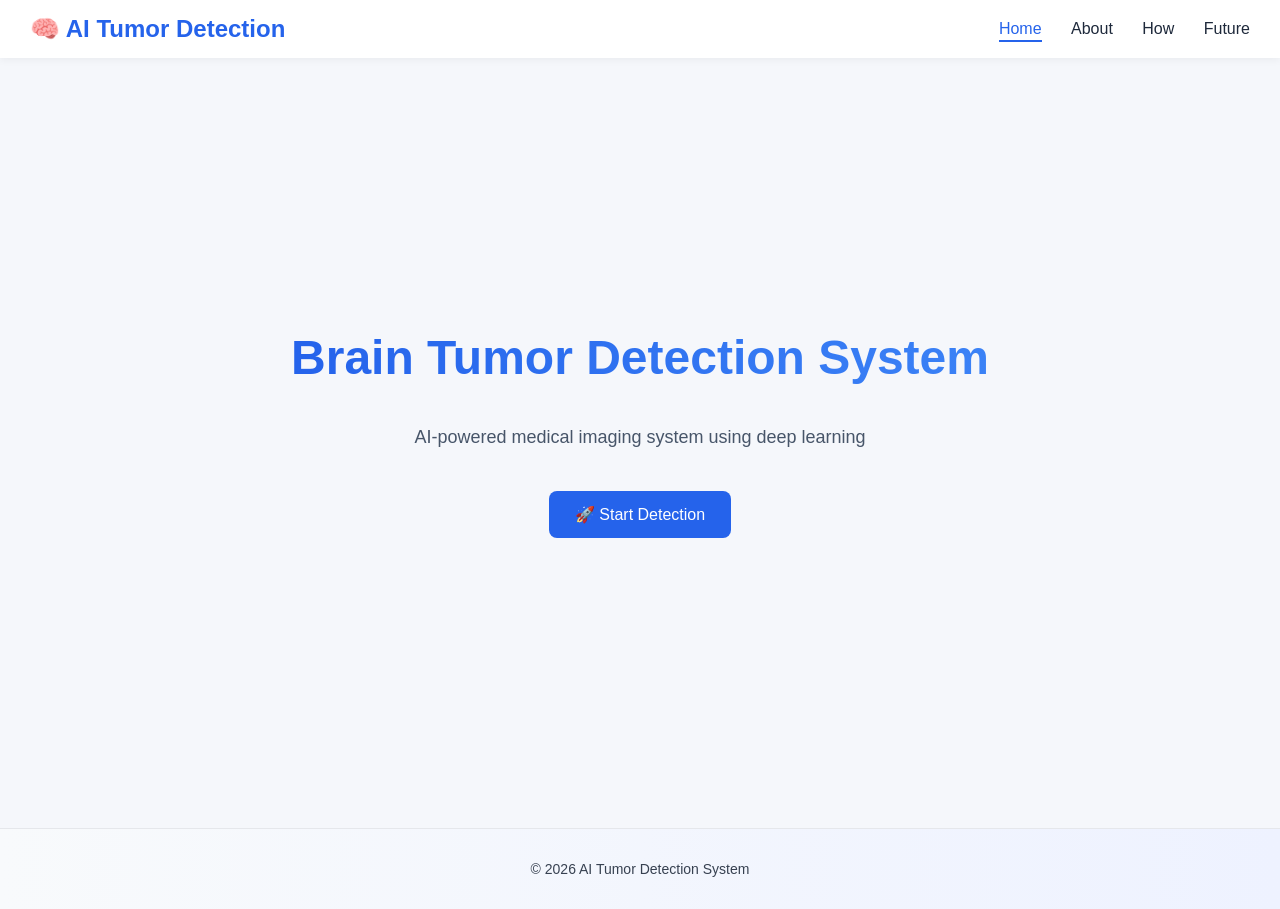
<file: templates/index.html>
<!DOCTYPE html>
<html>

<head>
    <title>Brain Tumor AI System</title>
    <link rel="stylesheet" href="/static/style.css">
</head>

<body>

    <div class="navbar">
        <h2>🧠 AI Tumor Detection</h2>
        <div>
            <a href="/" class="active">Home</a>
            <a href="/about">About</a>
            <a href="/how">How</a>
            <a href="/future">Future</a>
        </div>
    </div>

    <div class="hero">

        <h1 class="hero-title">Brain Tumor Detection System</h1>

        <p class="hero-sub">
            AI-powered medical imaging system using deep learning
        </p>

        <a href="/detect" class="hero-btn">🚀 Start Detection</a>

    </div>
    <footer class="footer">
        <p>© 2026 AI Tumor Detection System</p>
    </footer>
</body>

</html>
</file>
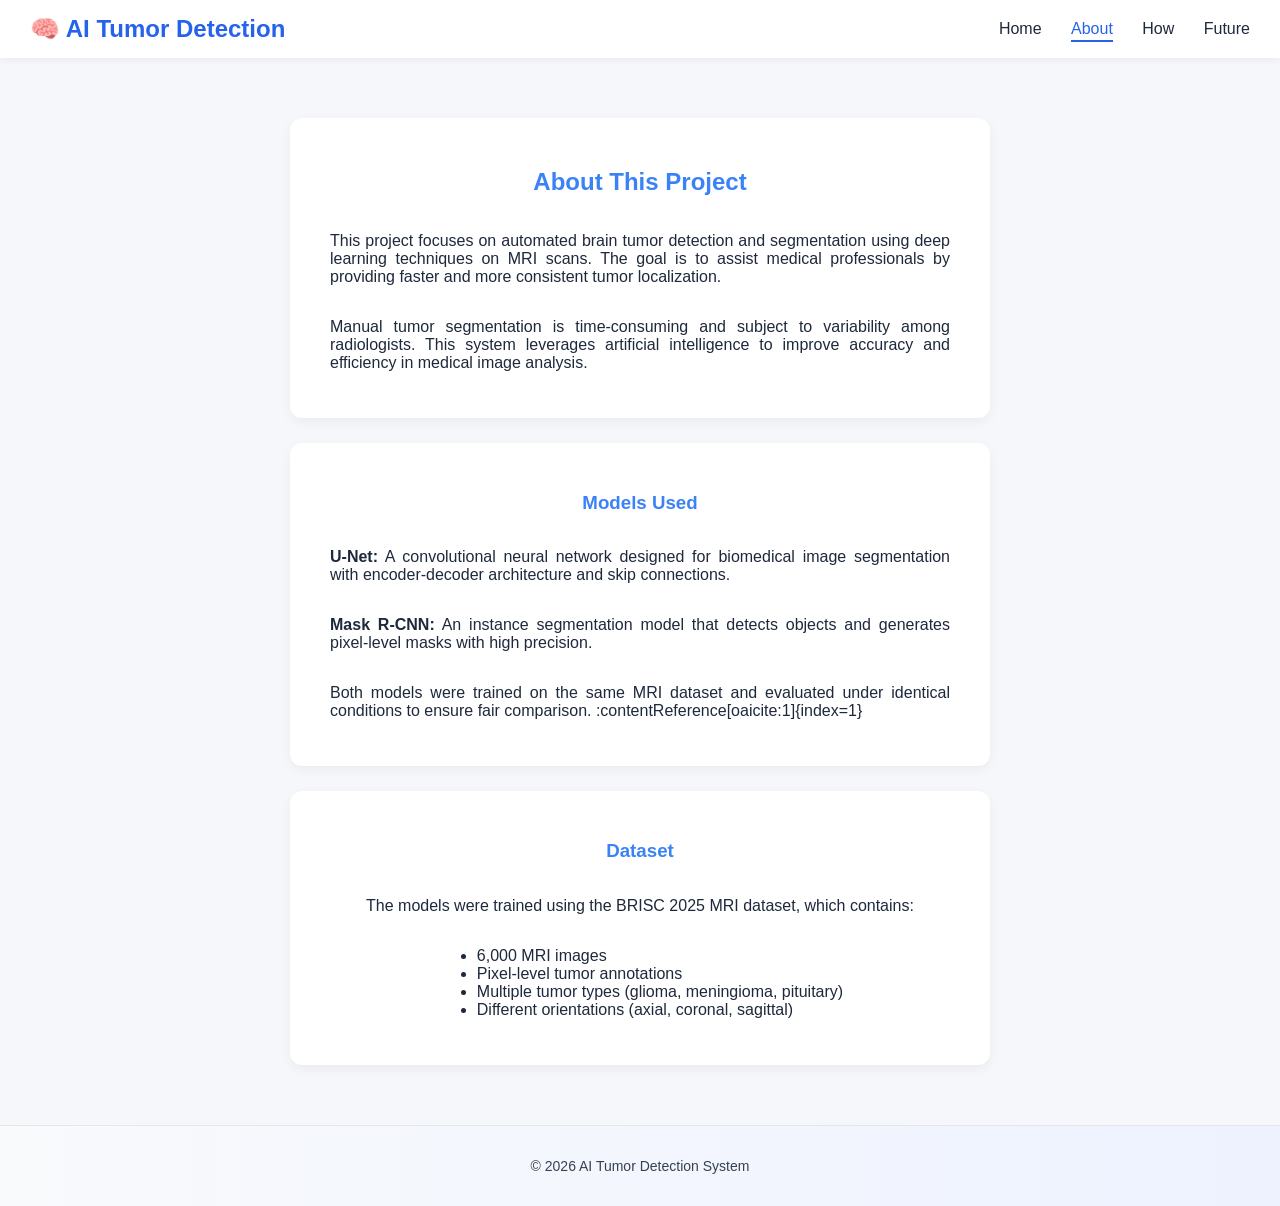
<file: templates/about.html>
<!DOCTYPE html>
<html>

<head>
    <title>About</title>
    <link rel="stylesheet" href="/static/style.css">
</head>

<body>

    <div class="navbar">
        <h2>🧠 AI Tumor Detection</h2>
        <div>
            <a href="/">Home</a>
            <a href="/about" class="active">About</a>
            <a href="/how">How</a>
            <a href="/future">Future</a>
        </div>
    </div>

    <div class="container">

        <div class="card">
            <h2>About This Project</h2>

            <p>
                This project focuses on automated brain tumor detection and segmentation using deep learning techniques on MRI scans. The goal is to assist medical professionals by providing faster and more consistent tumor localization.
            </p>

            <p>
                Manual tumor segmentation is time-consuming and subject to variability among radiologists. This system leverages artificial intelligence to improve accuracy and efficiency in medical image analysis.
            </p>
        </div>

        <div class="card">
            <h3>Models Used</h3>

            <p><b>U-Net:</b> A convolutional neural network designed for biomedical image segmentation with encoder-decoder architecture and skip connections.</p>

            <p><b>Mask R-CNN:</b> An instance segmentation model that detects objects and generates pixel-level masks with high precision.</p>

            <p>
                Both models were trained on the same MRI dataset and evaluated under identical conditions to ensure fair comparison. :contentReference[oaicite:1]{index=1}
            </p>
        </div>

        <div class="card">
            <h3>Dataset</h3>

            <p>
                The models were trained using the BRISC 2025 MRI dataset, which contains:
            </p>

            <ul style="text-align:left;">
                <li>6,000 MRI images</li>
                <li>Pixel-level tumor annotations</li>
                <li>Multiple tumor types (glioma, meningioma, pituitary)</li>
                <li>Different orientations (axial, coronal, sagittal)</li>
            </ul>
        </div>

    </div>
    <footer class="footer">
        <p>© 2026 AI Tumor Detection System</p>
    </footer>
</body>

</html>
</file>
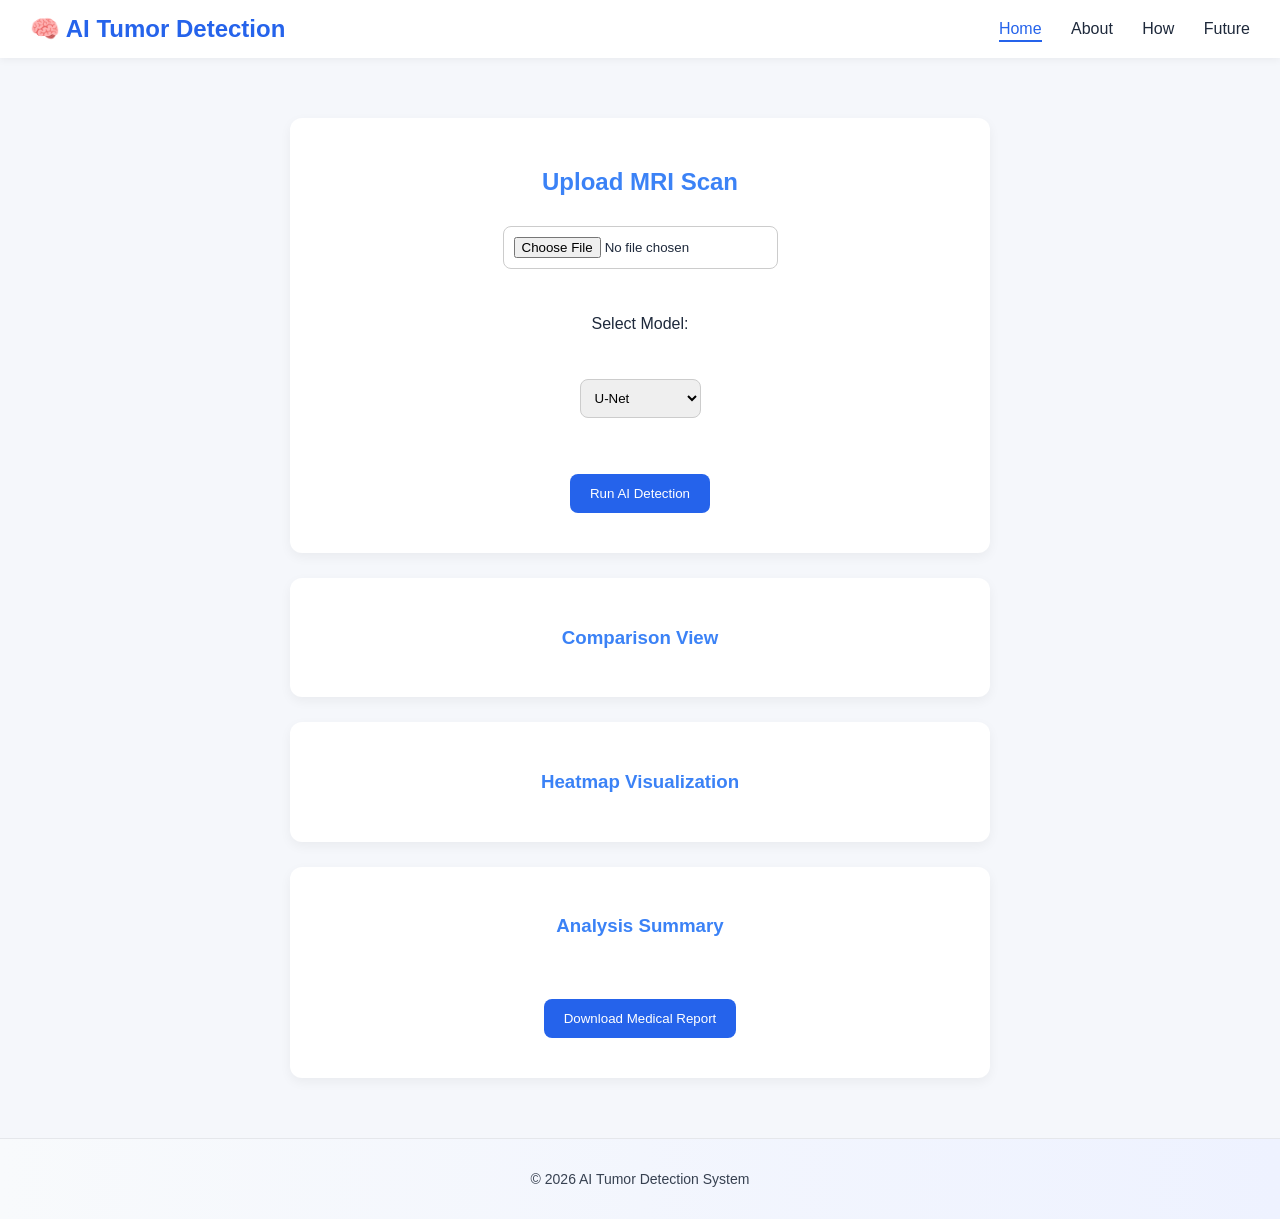
<file: templates/detect.html>
<!DOCTYPE html>
<html>

<head>
    <title>Detection</title>
    <link rel="stylesheet" href="/static/style.css">
</head>

<body>

    <!-- NAVBAR -->
    <div class="navbar">
        <h2>🧠 AI Tumor Detection</h2>
        <div>
            <a href="/" class="active">Home</a>
            <a href="/about">About</a>
            <a href="/how">How</a>
            <a href="/future">Future</a>
        </div>
    </div>

    <div class="container">

        <!-- UPLOAD CARD -->
        <div class="card">
            <h2>Upload MRI Scan</h2>

            <input type="file" id="imageInput" class="input-file"><br><br>

            <label>Select Model:</label><br><br>

            <select id="model" class="dropdown">
                <option value="U-Net">U-Net</option>
                <option value="Mask R-CNN">Mask R-CNN</option>
                <option value="Both">Both</option>
            </select>

            <br><br>

            <button onclick="predict()">Run AI Detection</button>

            <div id="loader" class="loader">
                <div class="spinner"></div>
                <p>AI Processing...</p>
            </div>
        </div>

        <!-- COMPARISON VIEW -->
        <div class="card">
            <h3>Comparison View</h3>
            <div id="comparisonContainer" class="compare-container"></div>
        </div>

        <!-- HEATMAP VIEW -->
        <div class="card">
            <h3>Heatmap Visualization</h3>
            <div id="heatmapContainer" class="compare-container"></div>
        </div>

        <!-- RESULTS SUMMARY -->
        <div class="card">
            <h3 style="text-align:center;">Analysis Summary</h3>

            <p id="confidence" style="font-size:18px; margin-bottom:15px;"></p>

            <button onclick="downloadPDF()">Download Medical Report</button>
        </div>

    </div>

    <script src="/static/app.js"></script>
    <footer class="footer">
        <p>© 2026 AI Tumor Detection System</p>
    </footer>
</body>

</html>
</file>
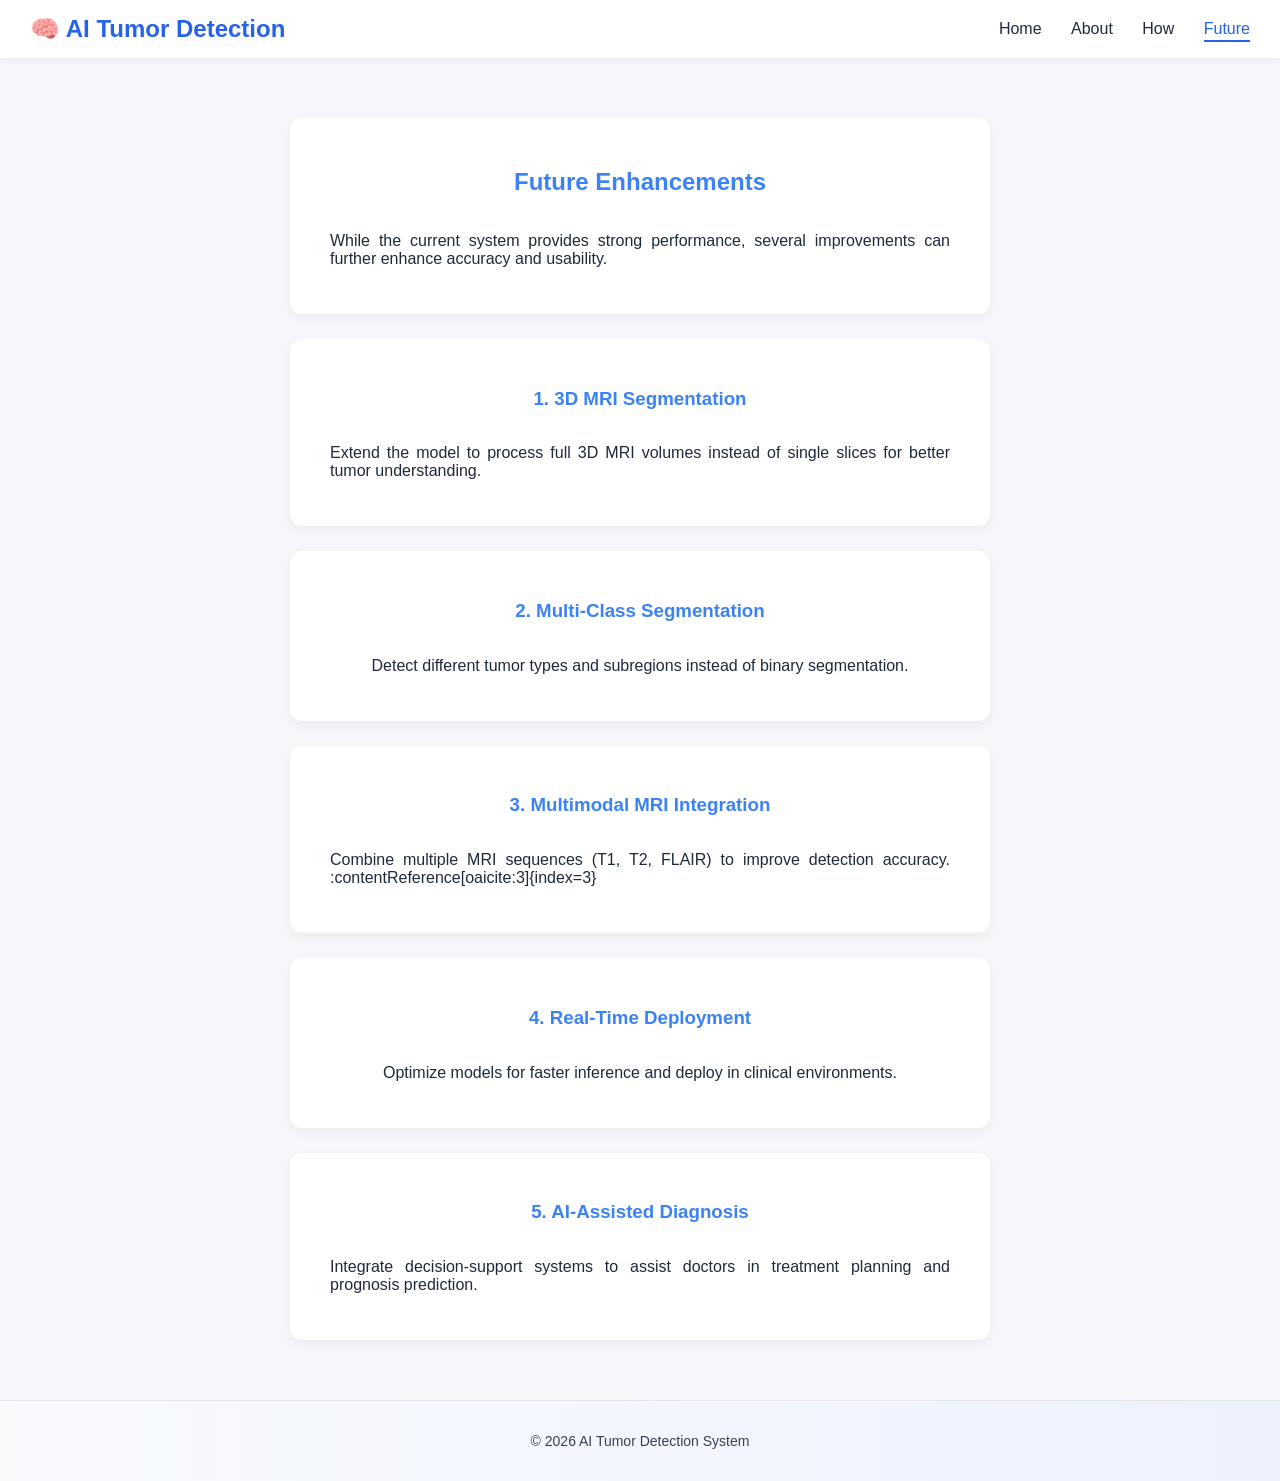
<file: templates/future.html>
<!DOCTYPE html>
<html>

<head>
    <title>Future Work</title>
    <link rel="stylesheet" href="/static/style.css">
</head>

<body>

    <div class="navbar">
        <h2>🧠 AI Tumor Detection</h2>
        <div>
            <a href="/">Home</a>
            <a href="/about">About</a>
            <a href="/how">How</a>
            <a href="/future" class="active">Future</a>
        </div>
    </div>

    <div class="container">

        <div class="card">
            <h2>Future Enhancements</h2>

            <p>
                While the current system provides strong performance, several improvements can further enhance accuracy and usability.
            </p>
        </div>

        <div class="card">
            <h3>1. 3D MRI Segmentation</h3>
            <p>
                Extend the model to process full 3D MRI volumes instead of single slices for better tumor understanding.
            </p>
        </div>

        <div class="card">
            <h3>2. Multi-Class Segmentation</h3>
            <p>
                Detect different tumor types and subregions instead of binary segmentation.
            </p>
        </div>

        <div class="card">
            <h3>3. Multimodal MRI Integration</h3>
            <p>
                Combine multiple MRI sequences (T1, T2, FLAIR) to improve detection accuracy. :contentReference[oaicite:3]{index=3}
            </p>
        </div>

        <div class="card">
            <h3>4. Real-Time Deployment</h3>
            <p>
                Optimize models for faster inference and deploy in clinical environments.
            </p>
        </div>

        <div class="card">
            <h3>5. AI-Assisted Diagnosis</h3>
            <p>
                Integrate decision-support systems to assist doctors in treatment planning and prognosis prediction.
            </p>
        </div>

    </div>
    <footer class="footer">
        <p>© 2026 AI Tumor Detection System</p>
    </footer>
</body>

</html>
</file>
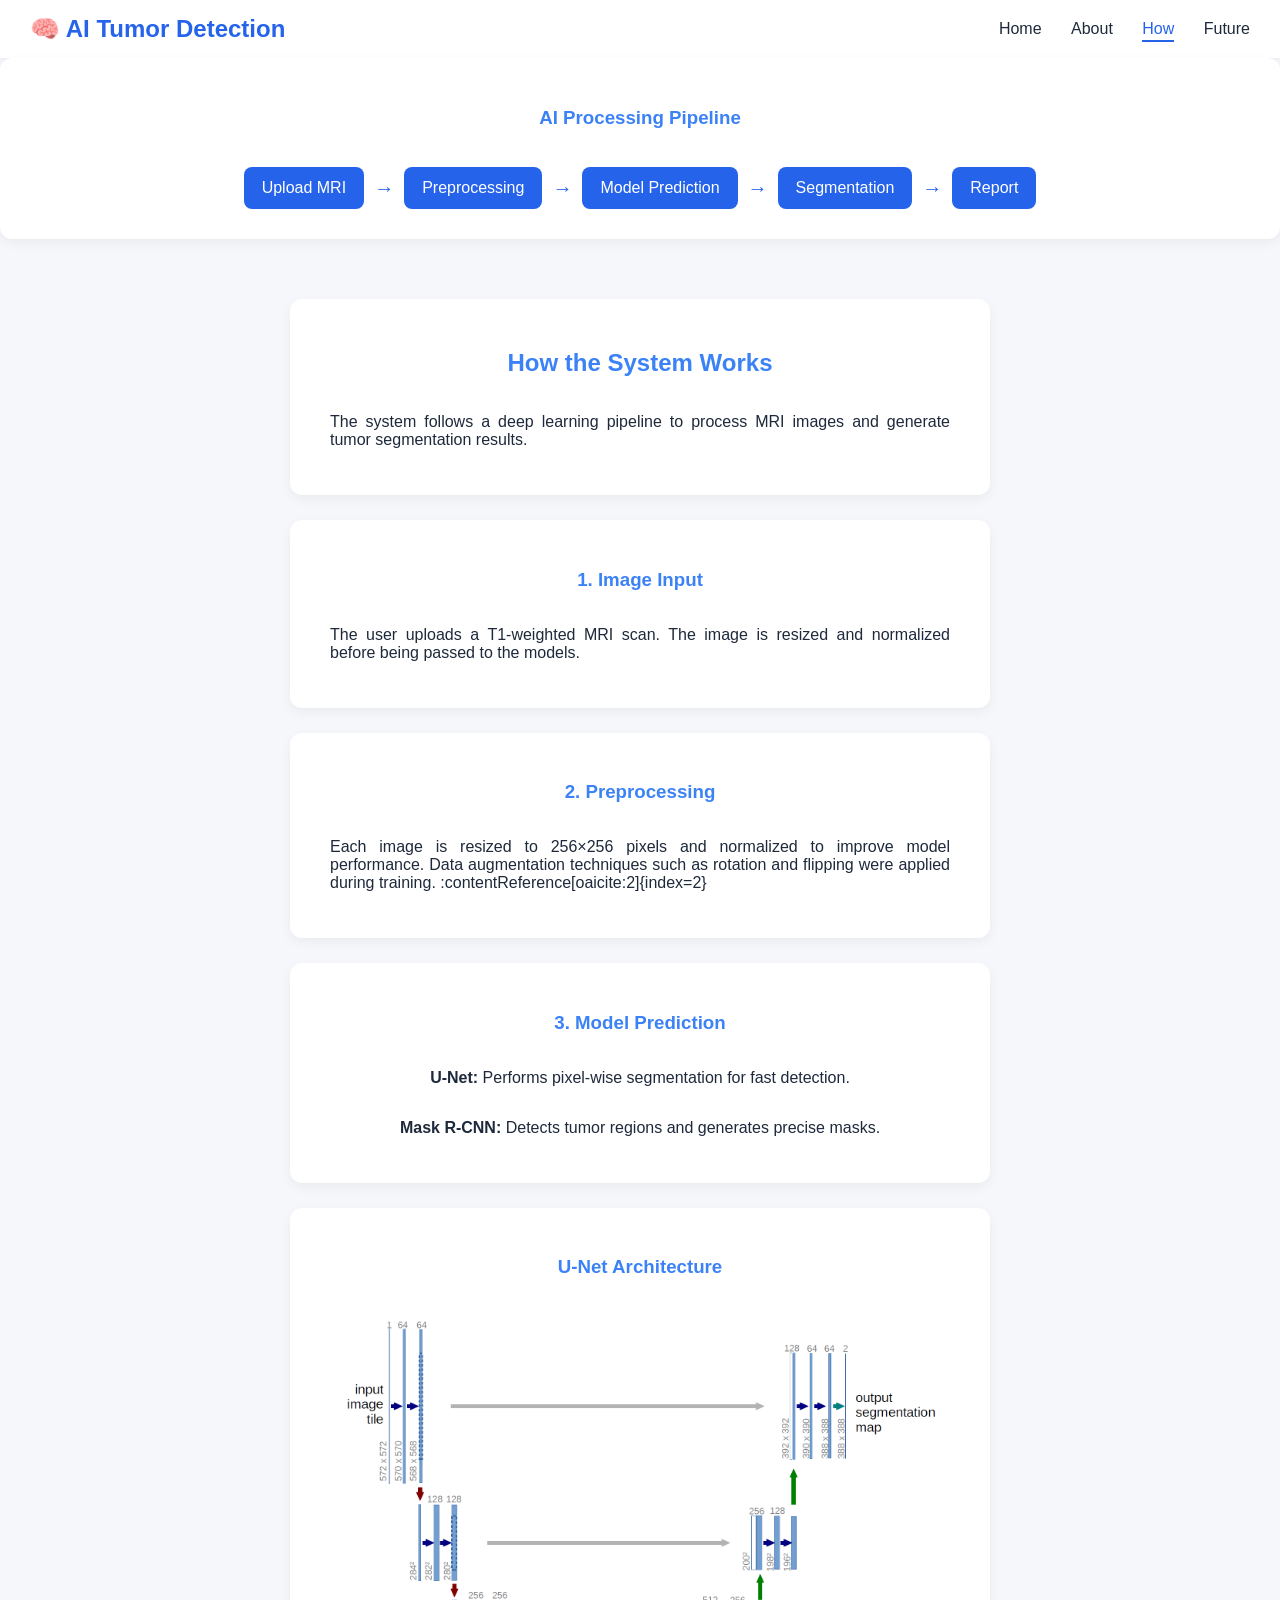
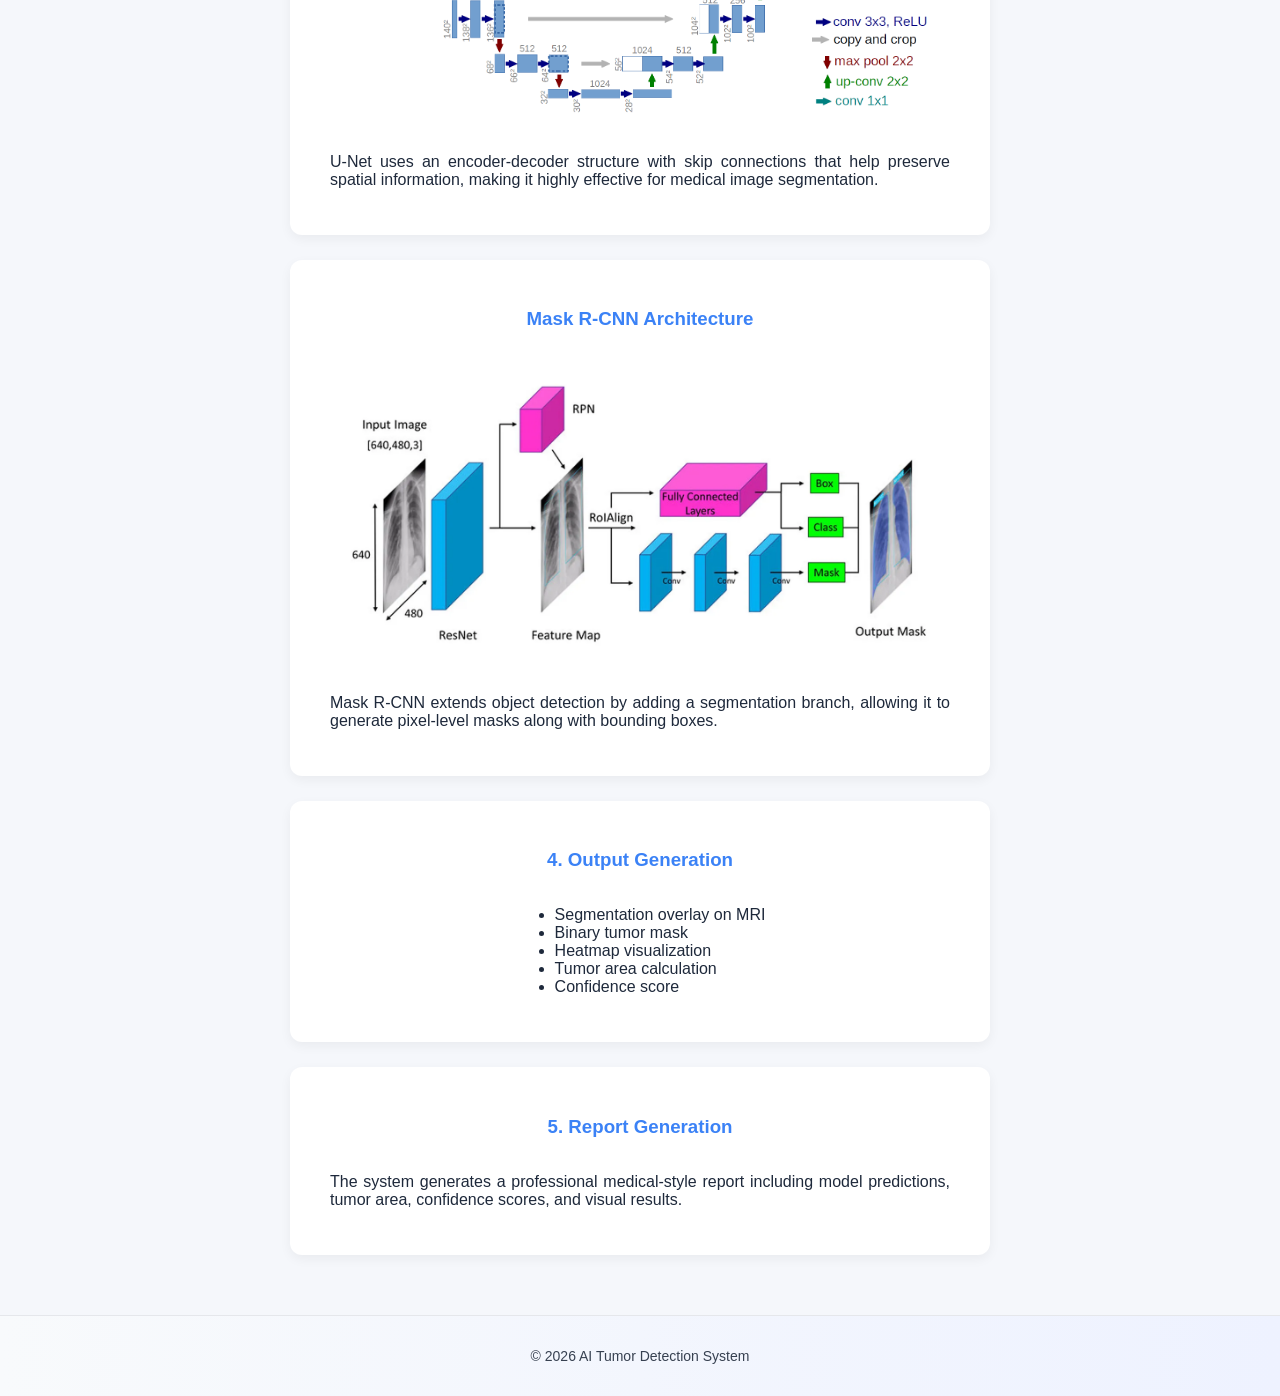
<file: templates/how.html>
<!DOCTYPE html>
<html>

<head>
    <title>How It Works</title>
    <link rel="stylesheet" href="/static/style.css">
</head>

<body>

    <div class="navbar">
        <h2>🧠 AI Tumor Detection</h2>
        <div>
            <a href="/">Home</a>
            <a href="/about">About</a>
            <a href="/how" class="active">How</a>
            <a href="/future">Future</a>
        </div>
    </div>

    <div class="card">
        <h3>AI Processing Pipeline</h3>

        <div class="pipeline">
            <div class="step">Upload MRI</div>
            <div class="arrow">→</div>
            <div class="step">Preprocessing</div>
            <div class="arrow">→</div>
            <div class="step">Model Prediction</div>
            <div class="arrow">→</div>
            <div class="step">Segmentation</div>
            <div class="arrow">→</div>
            <div class="step">Report</div>
        </div>
    </div>

    <div class="container">

        <div class="card">
            <h2>How the System Works</h2>

            <p>
                The system follows a deep learning pipeline to process MRI images and generate tumor segmentation results.
            </p>
        </div>

        <div class="card">
            <h3>1. Image Input</h3>
            <p>
                The user uploads a T1-weighted MRI scan. The image is resized and normalized before being passed to the models.
            </p>
        </div>

        <div class="card">
            <h3>2. Preprocessing</h3>
            <p>
                Each image is resized to 256×256 pixels and normalized to improve model performance. Data augmentation techniques such as rotation and flipping were applied during training. :contentReference[oaicite:2]{index=2}
            </p>
        </div>

        <div class="card">
            <h3>3. Model Prediction</h3>

            <p><b>U-Net:</b> Performs pixel-wise segmentation for fast detection.</p>

            <p><b>Mask R-CNN:</b> Detects tumor regions and generates precise masks.</p>

        </div>

        <div class="card">
            <h3>U-Net Architecture</h3>

            <div class="diagram-container">
                <img src="/static/images/unet.png" class="diagram-img">
            </div>

            <p>
                U-Net uses an encoder-decoder structure with skip connections that help preserve spatial information, making it highly effective for medical image segmentation.
            </p>
        </div>
        <div class="card">
            <h3>Mask R-CNN Architecture</h3>

            <div class="diagram-container">
                <img src="/static/images/maskrcnn.png" class="diagram-img">
            </div>

            <p>
                Mask R-CNN extends object detection by adding a segmentation branch, allowing it to generate pixel-level masks along with bounding boxes.
            </p>
        </div>

        <div class="card">
            <h3>4. Output Generation</h3>

            <ul style="text-align:left;">
                <li>Segmentation overlay on MRI</li>
                <li>Binary tumor mask</li>
                <li>Heatmap visualization</li>
                <li>Tumor area calculation</li>
                <li>Confidence score</li>
            </ul>
        </div>

        <div class="card">
            <h3>5. Report Generation</h3>

            <p>
                The system generates a professional medical-style report including model predictions, tumor area, confidence scores, and visual results.
            </p>
        </div>

    </div>

    <footer class="footer">
        <p>© 2026 AI Tumor Detection System</p>
    </footer>
</body>

</html>
</file>
<file: static/style.css>
body {
    font-family: 'Segoe UI', sans-serif;
    background-color: #f5f7fb;
    margin: 0;
    color: #1e293b;
}


/* NAVBAR */

.navbar {
    background: #ffffff;
    padding: 15px 30px;
    display: flex;
    justify-content: space-between;
    align-items: center;
    box-shadow: 0 2px 8px rgba(0, 0, 0, 0.05);
}

.navbar h2 {
    margin: 0;
    color: #2563eb;
}

.navbar a {
    margin-left: 20px;
    text-decoration: none;
    color: #1e293b;
    font-weight: 500;
}

.navbar a:hover {
    color: #2563eb;
}

.navbar a {
    position: relative;
    margin-left: 25px;
    text-decoration: none;
    color: #1e293b;
    font-weight: 500;
    transition: color 0.3s ease;
}

.navbar a.active {
    color: #2563eb;
}

.navbar a.active::after {
    width: 100%;
}


/* HOVER TEXT COLOR */

.navbar a:hover {
    color: #2563eb;
}


/* UNDERLINE ANIMATION */

.navbar a::after {
    content: "";
    position: absolute;
    left: 0;
    bottom: -5px;
    width: 0%;
    height: 2px;
    background-color: #2563eb;
    transition: width 0.3s ease;
}


/* ON HOVER → EXPAND LINE */

.navbar a:hover::after {
    width: 100%;
}


/* CONTAINER */

.container {
    width: 90%;
    max-width: 1200px;
    margin: 30px auto;
}


/* CARD */

.card {
    background: #ffffff;
    padding: 25px;
    border-radius: 12px;
    margin-bottom: 25px;
    box-shadow: 0 4px 12px rgba(0, 0, 0, 0.05);
}


/* INPUT */

.input-file {
    padding: 10px;
    border: 1px solid #ccc;
    border-radius: 8px;
}


/* DROPDOWN */

.dropdown {
    padding: 10px;
    border-radius: 8px;
    border: 1px solid #ccc;
}


/* BUTTON */

button {
    background: #2563eb;
    color: white;
    border: none;
    padding: 12px 20px;
    border-radius: 8px;
    cursor: pointer;
    font-weight: 500;
}

button:hover {
    background: #1e40af;
}


/* LOADER */

.loader {
    margin-top: 10px;
    color: #2563eb;
    font-weight: bold;
}


/* IMAGE GRID */

.compare-container {
    display: flex;
    gap: 20px;
    justify-content: center;
    flex-wrap: wrap;
}


/* IMAGE CARD */

.compare-box {
    text-align: center;
}

.compare-box img {
    width: 250px;
    height: auto;
    border-radius: 10px;
    border: 2px solid #e2e8f0;
}


/* TITLE ABOVE IMAGE */

.compare-box p {
    font-weight: bold;
    margin-bottom: 10px;
}


/* SUMMARY */

#confidence {
    text-align: center;
    font-size: 18px;
    font-weight: 500;
}


/* RESULT COLORS */

.green {
    color: green;
}

.red {
    color: red;
}


/* CENTER MAIN CONTENT */

.container {
    width: 100%;
    max-width: 700px;
    margin: 60px auto;
    /* center horizontally */
    padding: 0 20px;
}


/* CENTER CARD CONTENT */

.card {
    display: flex;
    flex-direction: column;
    align-items: center;
    justify-content: center;
    padding: 30px 40px;
}


/* CENTER INPUT + BUTTON */

.input-file,
.dropdown,
button {
    margin: 10px auto;
    display: block;
}

.compare-container {
    display: flex;
    justify-content: center;
    align-items: center;
    gap: 25px;
    flex-wrap: wrap;
}

.compare-box {
    text-align: center;
}

.compare-box img {
    width: 250px;
    height: auto;
    border-radius: 10px;
    border: 2px solid #e2e8f0;
}

.diagram-img {
    width: 80%;
    max-width: 500px;
    height: auto;
    display: block;
    margin: 0 auto;
    border-radius: 10px;
}

p,
li {
    text-align: justify;
}


/* styling for index page  */

.hero {
    height: 80vh;
    display: flex;
    flex-direction: column;
    justify-content: center;
    align-items: center;
    text-align: center;
    animation: fadeIn 1s ease-in-out;
}

.hero-title {
    font-size: 48px;
    font-weight: bold;
    background: linear-gradient(90deg, #2563eb, #3b82f6);
    -webkit-background-clip: text;
    -webkit-text-fill-color: transparent;
    animation: slideUp 1s ease;
}

.hero-sub {
    font-size: 18px;
    margin-top: 10px;
    color: #475569;
    animation: fadeIn 2s ease;
}

.hero-btn {
    margin-top: 25px;
    padding: 14px 26px;
    background: #2563eb;
    color: white;
    text-decoration: none;
    border-radius: 8px;
    font-weight: 500;
    transition: all 0.3s ease;
}


/* HOVER EFFECT */

.hero-btn:hover {
    background: #1e40af;
    transform: scale(1.08);
    box-shadow: 0 8px 20px rgba(37, 99, 235, 0.3);
}

.hero-btn {
    margin-top: 25px;
    padding: 14px 26px;
    background: #2563eb;
    color: white;
    text-decoration: none;
    border-radius: 8px;
    font-weight: 500;
    transition: all 0.3s ease;
}


/* HOVER EFFECT */

.hero-btn:hover {
    background: #1e40af;
    transform: scale(1.08);
    box-shadow: 0 8px 20px rgba(37, 99, 235, 0.3);
}

h1,
h2,
h3,
h4,
h5,
h6 {
    color: #3b82f6;
}


/* footer */

.footer {
    text-align: center;
    padding: 18px;
    margin-top: 50px;
    background: linear-gradient(to right, #f8fafc, #eef2ff);
    color: #374151;
    font-size: 14px;
    border-top: 1px solid #e5e7eb;
}

.footer p {
    text-align: center;
}


/* scroll bar  */

::-webkit-scrollbar {
    width: 8px;
}

::-webkit-scrollbar-track {
    background: #f1f5f9;
    border-radius: 10px;
}

::-webkit-scrollbar-thumb {
    background: #3b82f6;
    border-radius: 10px;
    transition: background 0.3s ease;
}

::-webkit-scrollbar-thumb:hover {
    background: #2563eb;
}

html {
    scroll-behavior: smooth;
}


/* DIAGRAM */

.diagram-container {
    text-align: center;
    margin: 20px 0;
}

.diagram-img {
    width: 100%;
    max-width: 600px;
    border-radius: 10px;
}


/* PIPELINE */

.pipeline {
    display: flex;
    justify-content: center;
    align-items: center;
    flex-wrap: wrap;
    gap: 10px;
    margin-top: 20px;
}


/* STEP BOX */

.step {
    background: #2563eb;
    color: white;
    padding: 12px 18px;
    border-radius: 8px;
    font-weight: 500;
    opacity: 0;
    transform: translateY(20px);
    animation: fadeUp 0.6s forwards;
}


/* ARROW */

.arrow {
    font-size: 20px;
    color: #2563eb;
}


/* ANIMATION DELAY */

.step:nth-child(1) {
    animation-delay: 0.2s;
}

.step:nth-child(3) {
    animation-delay: 0.4s;
}

.step:nth-child(5) {
    animation-delay: 0.6s;
}

.step:nth-child(7) {
    animation-delay: 0.8s;
}

.step:nth-child(9) {
    animation-delay: 1s;
}


/* KEYFRAMES */

@keyframes fadeUp {
    to {
        opacity: 1;
        transform: translateY(0);
    }
}

.step:hover {
    background: #1e40af;
    transform: scale(1.05);
    transition: 0.3s;
}


/* Loader container */

.loader {
    display: none;
    text-align: center;
    margin-top: 15px;
    animation: fadeIn 0.3s ease-in-out;
}


/* Spinner circle */

.spinner {
    width: 40px;
    height: 40px;
    border: 4px solid #e5e7eb;
    border-top: 4px solid #3b82f6;
    border-radius: 50%;
    margin: auto;
    animation: spin 1s linear infinite;
}


/* Loader text */

.loader p {
    margin-top: 10px;
    font-size: 14px;
    color: #3b82f6;
    font-weight: 500;
}


/* Animations */

@keyframes spin {
    0% {
        transform: rotate(0deg);
    }
    100% {
        transform: rotate(360deg);
    }
}

@keyframes fadeIn {
    from {
        opacity: 0;
        transform: translateY(5px);
    }
    to {
        opacity: 1;
        transform: translateY(0);
    }
}
</file>
